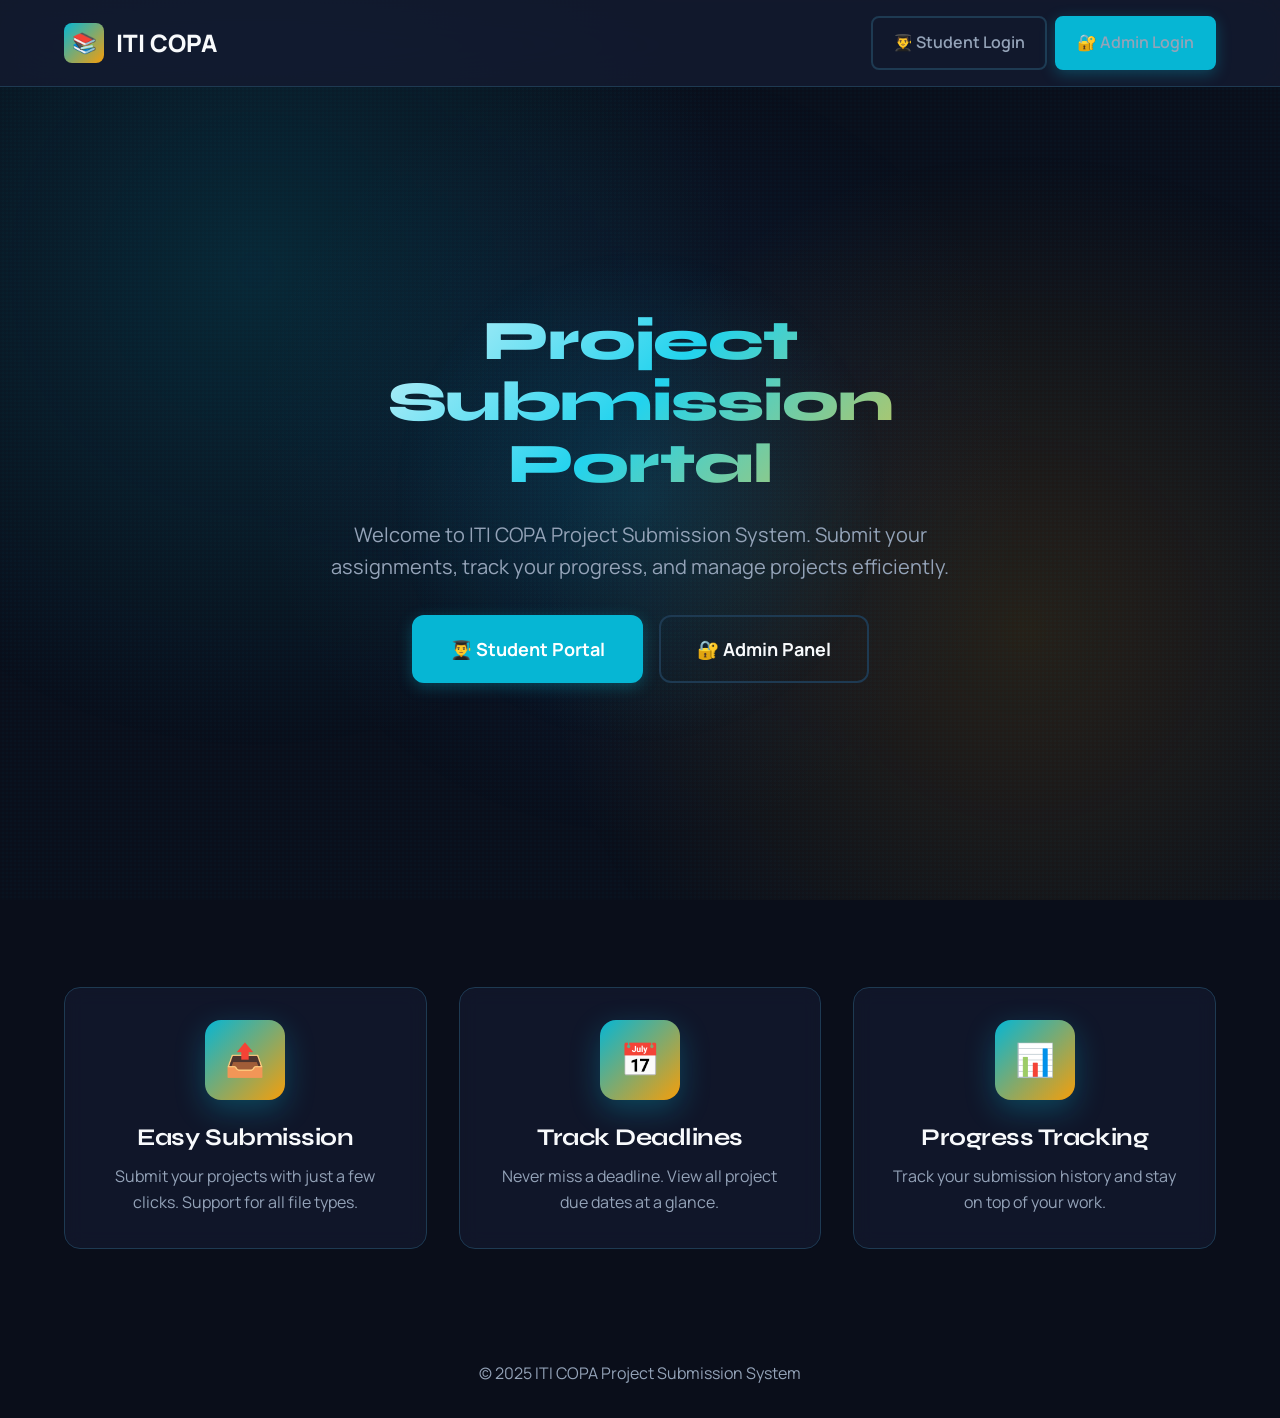
<file: index.html>
<!DOCTYPE html>
<html lang="en">

<head>
    <meta charset="UTF-8">
    <meta name="viewport" content="width=device-width, initial-scale=1.0">
    <title>ITI COPA - Project Submission System</title>
    <meta name="description" content="Student Project Submission System for ITI COPA">

    <!-- PWA Meta Tags -->
    <link rel="manifest" href="manifest.json">
    <meta name="theme-color" content="#06b6d4">
    <meta name="apple-mobile-web-app-capable" content="yes">
    <meta name="apple-mobile-web-app-status-bar-style" content="black-translucent">
    <meta name="apple-mobile-web-app-title" content="ITI COPA">
    <link rel="apple-touch-icon" href="icons/icon-192x192.png">
    <meta name="mobile-web-app-capable" content="yes">
    <meta name="application-name" content="ITI COPA">
    <meta name="msapplication-TileImage" content="icons/icon-144x144.png">
    <meta name="msapplication-TileColor" content="#0f172a">

    <link
        href="https://fonts.googleapis.com/css2?family=Syne:wght@400;500;600;700;800&family=Manrope:wght@400;500;600;700;800&family=JetBrains+Mono:wght@400;500;600&display=swap"
        rel="stylesheet">
    <link rel="stylesheet" href="css/style.css">
</head>

<body>
    <!-- Navigation -->
    <nav class="navbar">
        <div class="container">
            <a href="index.html" class="logo">
                <div class="logo-icon">📚</div>
                <span>ITI COPA</span>
            </a>
            <ul class="nav-links">
                <li><a href="student/login.html" class="btn btn-secondary">👨‍🎓 Student Login</a></li>
                <li><a href="admin/login.html" class="btn btn-primary">🔐 Admin Login</a></li>
            </ul>
        </div>
    </nav>

    <!-- Hero Section -->
    <section class="hero">
        <div class="container">
            <div class="hero-content">
                <h1>Project Submission Portal</h1>
                <p>Welcome to ITI COPA Project Submission System. Submit your assignments, track your progress, and
                    manage projects efficiently.</p>
                <div class="hero-buttons">
                    <a href="student/login.html" class="btn btn-primary btn-lg">👨‍🎓 Student Portal</a>
                    <a href="admin/login.html" class="btn btn-secondary btn-lg">🔐 Admin Panel</a>
                </div>
            </div>
        </div>
    </section>

    <!-- Features Section -->
    <section class="features">
        <div class="container">
            <div class="features-grid">
                <div class="feature-card card">
                    <div class="feature-icon">📤</div>
                    <h3>Easy Submission</h3>
                    <p>Submit your projects with just a few clicks. Support for all file types.</p>
                </div>
                <div class="feature-card card">
                    <div class="feature-icon">📅</div>
                    <h3>Track Deadlines</h3>
                    <p>Never miss a deadline. View all project due dates at a glance.</p>
                </div>
                <div class="feature-card card">
                    <div class="feature-icon">📊</div>
                    <h3>Progress Tracking</h3>
                    <p>Track your submission history and stay on top of your work.</p>
                </div>
            </div>
        </div>
    </section>

    <!-- Footer -->
    <footer style="text-align: center; padding: 2rem; color: var(--text-muted);">
        <p>© 2025 ITI COPA Project Submission System</p>
    </footer>

    <!-- PWA Install Prompt -->
    <div id="pwaInstallPrompt"
        style="display:none; position:fixed; bottom:20px; left:50%; transform:translateX(-50%); background:linear-gradient(135deg, #6366f1, #4f46e5); color:white; padding:15px 25px; border-radius:12px; box-shadow:0 10px 40px rgba(99,102,241,0.4); z-index:9999; font-family:'Inter',sans-serif;">
        <span style="margin-right:15px;">📱 Install ITI COPA App</span>
        <button onclick="installPWA()"
            style="background:#fff; color:#6366f1; border:none; padding:8px 16px; border-radius:8px; cursor:pointer; font-weight:600;">Install</button>
        <button onclick="dismissInstall()"
            style="background:transparent; color:#fff; border:1px solid rgba(255,255,255,0.3); padding:8px 16px; border-radius:8px; cursor:pointer; margin-left:8px;">Later</button>
    </div>

    <!-- Service Worker Registration -->
    <script>
        // Register Service Worker
        if ('serviceWorker' in navigator) {
            window.addEventListener('load', () => {
                navigator.serviceWorker.register('sw.js')
                    .then(reg => console.log('✅ Service Worker registered'))
                    .catch(err => console.log('❌ SW registration failed:', err));
            });
        }

        // PWA Install Prompt
        let deferredPrompt;
        window.addEventListener('beforeinstallprompt', (e) => {
            e.preventDefault();
            deferredPrompt = e;
            // Show install button after 3 seconds
            setTimeout(() => {
                document.getElementById('pwaInstallPrompt').style.display = 'block';
            }, 3000);
        });

        function installPWA() {
            if (deferredPrompt) {
                deferredPrompt.prompt();
                deferredPrompt.userChoice.then(result => {
                    if (result.outcome === 'accepted') {
                        console.log('✅ PWA installed');
                    }
                    deferredPrompt = null;
                    document.getElementById('pwaInstallPrompt').style.display = 'none';
                });
            }
        }

        function dismissInstall() {
            document.getElementById('pwaInstallPrompt').style.display = 'none';
        }
    </script>
</body>

</html>
</file>
<file: css/style.css>
/* ============================================
   ITI COPA - CYBER ACADEMIA DESIGN SYSTEM
   Premium Educational Platform Design
   ============================================ */

/* CSS Variables - Cyber Academia Theme */
:root {
  /* Primary Colors - Teal/Cyan (Technical, Fresh) */
  --primary: #06b6d4;
  --primary-dark: #0891b2;
  --primary-light: #22d3ee;

  /* Accent Colors - Amber (Warm, Educational) */
  --accent: #f59e0b;
  --accent-dark: #d97706;
  --accent-light: #fbbf24;

  /* Semantic Colors */
  --success: #10b981;
  --danger: #ef4444;
  --warning: #f59e0b;
  --info: #3b82f6;

  /* Backgrounds - Deep Navy with Rich Blues */
  --bg-dark: #0a0e1a;
  --bg-card: #141b2e;
  --bg-card-hover: #1e2942;
  --bg-input: #1a2332;

  /* Text Colors */
  --text-primary: #f8fafc;
  --text-secondary: #94a3b8;
  --text-muted: #64748b;

  /* Borders & Shadows */
  --border: #1e3a52;
  --border-focus: #06b6d4;
  --border-glow: rgba(6, 182, 212, 0.5);

  --shadow: 0 25px 50px -12px rgba(0, 0, 0, 0.5);
  --shadow-sm: 0 4px 6px -1px rgba(0, 0, 0, 0.3);
  --shadow-glow: 0 0 30px rgba(6, 182, 212, 0.3);

  /* Border Radius */
  --radius: 12px;
  --radius-sm: 8px;
  --radius-lg: 16px;

  /* Transitions */
  --transition: all 0.3s cubic-bezier(0.4, 0, 0.2, 1);
  --transition-fast: all 0.15s ease;
}

/* Reset & Base */
*,
*::before,
*::after {
  margin: 0;
  padding: 0;
  box-sizing: border-box;
}

html {
  scroll-behavior: smooth;
}

body {
  font-family: 'Manrope', -apple-system, BlinkMacSystemFont, 'Segoe UI', sans-serif;
  background: var(--bg-dark);
  color: var(--text-primary);
  line-height: 1.6;
  min-height: 100vh;
  overflow-x: hidden;
}

/* Atmospheric Background with Layers */
body::before {
  content: '';
  position: fixed;
  top: 0;
  left: 0;
  right: 0;
  bottom: 0;
  background:
    radial-gradient(circle at 20% 30%, rgba(6, 182, 212, 0.15) 0%, transparent 40%),
    radial-gradient(circle at 80% 70%, rgba(245, 158, 11, 0.12) 0%, transparent 40%),
    radial-gradient(circle at 50% 50%, rgba(59, 130, 246, 0.08) 0%, transparent 50%);
  pointer-events: none;
  z-index: -2;
}

/* Subtle Noise Texture for Depth */
body::after {
  content: '';
  position: fixed;
  top: 0;
  left: 0;
  right: 0;
  bottom: 0;
  background-image:
    repeating-linear-gradient(0deg, transparent, transparent 2px, rgba(6, 182, 212, 0.03) 2px, rgba(6, 182, 212, 0.03) 4px),
    repeating-linear-gradient(90deg, transparent, transparent 2px, rgba(6, 182, 212, 0.03) 2px, rgba(6, 182, 212, 0.03) 4px);
  pointer-events: none;
  z-index: -1;
  opacity: 0.5;
}

/* Typography */
h1,
h2,
h3,
h4,
h5,
h6 {
  font-family: 'Syne', sans-serif;
  font-weight: 700;
  line-height: 1.2;
  color: var(--text-primary);
  letter-spacing: -0.02em;
}

h1 {
  font-size: 2.5rem;
  font-weight: 800;
}

h2 {
  font-size: 2rem;
}

h3 {
  font-size: 1.5rem;
}

h4 {
  font-size: 1.25rem;
}

p {
  color: var(--text-secondary);
}

a {
  color: var(--primary-light);
  text-decoration: none;
  transition: var(--transition);
}

a:hover {
  color: var(--primary);
}

/* Container */
.container {
  max-width: 1200px;
  margin: 0 auto;
  padding: 0 1.5rem;
}

/* ============================================
   NAVIGATION
   ============================================ */
.navbar {
  background: rgba(20, 27, 46, 0.85);
  backdrop-filter: blur(20px) saturate(180%);
  border-bottom: 1px solid var(--border);
  padding: 1rem 0;
  position: sticky;
  top: 0;
  z-index: 1000;
  animation: slideDown 0.6s cubic-bezier(0.4, 0, 0.2, 1);
}

@keyframes slideDown {
  from {
    opacity: 0;
    transform: translateY(-20px);
  }

  to {
    opacity: 1;
    transform: translateY(0);
  }
}

.navbar .container {
  display: flex;
  justify-content: space-between;
  align-items: center;
}

.logo {
  display: flex;
  align-items: center;
  gap: 0.75rem;
  font-size: 1.5rem;
  font-weight: 800;
  color: var(--text-primary);
  transition: var(--transition);
}

.logo:hover {
  transform: scale(1.02);
}

.logo-icon {
  width: 40px;
  height: 40px;
  background: linear-gradient(135deg, var(--primary), var(--accent));
  border-radius: var(--radius-sm);
  display: flex;
  align-items: center;
  justify-content: center;
  font-size: 1.25rem;
  animation: pulse 3s ease-in-out infinite;
}

@keyframes pulse {

  0%,
  100% {
    box-shadow: 0 0 0 0 rgba(6, 182, 212, 0.7);
  }

  50% {
    box-shadow: 0 0 0 10px rgba(6, 182, 212, 0);
  }
}

.nav-links {
  display: flex;
  gap: 0.5rem;
  list-style: none;
}

.nav-links a {
  padding: 0.75rem 1.25rem;
  border-radius: var(--radius-sm);
  color: var(--text-secondary);
  font-weight: 600;
  transition: var(--transition);
  position: relative;
}

.nav-links a::before {
  content: '';
  position: absolute;
  inset: 0;
  border-radius: var(--radius-sm);
  background: var(--bg-card);
  opacity: 0;
  transition: var(--transition);
}

.nav-links a:hover::before {
  opacity: 1;
}

.nav-links a:hover {
  color: var(--text-primary);
  transform: translateY(-2px);
}

.nav-links a.active {
  background: linear-gradient(135deg, var(--primary), var(--primary-dark));
  color: white;
  box-shadow: 0 0 20px rgba(6, 182, 212, 0.4);
}

/* ============================================
   BUTTONS
   ============================================ */
.btn {
  display: inline-flex;
  align-items: center;
  justify-content: center;
  gap: 0.5rem;
  padding: 0.875rem 1.75rem;
  border-radius: var(--radius);
  font-weight: 600;
  font-size: 1rem;
  cursor: pointer;
  border: none;
  transition: var(--transition);
  text-decoration: none;
  position: relative;
  overflow: hidden;
  font-family: 'Manrope', sans-serif;
}

.btn::before {
  content: '';
  position: absolute;
  inset: 0;
  background: rgba(255, 255, 255, 0.1);
  transform: translateX(-100%);
  transition: transform 0.3s ease;
  pointer-events: none;
}

.btn:hover::before {
  transform: translateX(100%);
}

.btn-primary {
  background: var(--primary);
  color: white;
  border: 2px solid var(--primary);
  box-shadow: 0 4px 15px rgba(6, 182, 212, 0.3);
}

.btn-primary:hover {
  transform: translateY(-3px);
  box-shadow: 0 10px 30px rgba(6, 182, 212, 0.5);
  border-color: var(--primary-light);
}

.btn-secondary {
  background: transparent;
  color: var(--text-primary);
  border: 2px solid var(--border);
}

.btn-secondary:hover {
  background: var(--bg-card-hover);
  border-color: var(--primary);
  transform: translateY(-2px);
  box-shadow: 0 8px 25px rgba(6, 182, 212, 0.2);
}

.btn-success {
  background: var(--success);
  color: white;
  border: 2px solid var(--success);
}

.btn-success:hover {
  transform: translateY(-2px);
  box-shadow: 0 8px 25px rgba(16, 185, 129, 0.4);
}

.btn-danger {
  background: var(--danger);
  color: white;
  border: 2px solid var(--danger);
}

.btn-danger:hover {
  transform: translateY(-2px);
  box-shadow: 0 8px 25px rgba(239, 68, 68, 0.4);
}

.btn-sm {
  padding: 0.5rem 1rem;
  font-size: 0.875rem;
}

.btn-lg {
  padding: 1.125rem 2.25rem;
  font-size: 1.125rem;
  font-weight: 700;
}

.btn:disabled {
  opacity: 0.5;
  cursor: not-allowed;
  transform: none !important;
}

/* ============================================
   CARDS
   ============================================ */
.card {
  background: rgba(20, 27, 46, 0.7);
  backdrop-filter: blur(10px) saturate(150%);
  border: 1px solid var(--border);
  border-radius: var(--radius-lg);
  padding: 1.5rem;
  transition: var(--transition);
  position: relative;
}

.card::before {
  content: '';
  position: absolute;
  inset: 0;
  border-radius: var(--radius-lg);
  padding: 1px;
  background: linear-gradient(135deg, var(--primary), transparent);
  -webkit-mask: linear-gradient(#fff 0 0) content-box, linear-gradient(#fff 0 0);
  -webkit-mask-composite: xor;
  mask: linear-gradient(#fff 0 0) content-box, linear-gradient(#fff 0 0);
  mask-composite: exclude;
  opacity: 0;
  transition: var(--transition);
  pointer-events: none;
}

.card:hover {
  border-color: var(--primary);
  transform: translateY(-4px);
  box-shadow: 0 20px 40px rgba(0, 0, 0, 0.3), 0 0 30px rgba(6, 182, 212, 0.2);
}

.card:hover::before {
  opacity: 1;
}

.card-header {
  display: flex;
  justify-content: space-between;
  align-items: center;
  margin-bottom: 1rem;
  padding-bottom: 1rem;
  border-bottom: 1px solid var(--border);
}

.card-title {
  font-size: 1.25rem;
  font-weight: 600;
}

.card-body {
  color: var(--text-secondary);
}

/* ============================================
   FORMS
   ============================================ */
.form-group {
  margin-bottom: 1.5rem;
}

.form-label {
  display: block;
  margin-bottom: 0.5rem;
  font-weight: 600;
  color: var(--text-primary);
  font-size: 0.95rem;
}

.form-control {
  width: 100%;
  padding: 0.875rem 1rem;
  background: var(--bg-input);
  border: 2px solid var(--border);
  border-radius: var(--radius);
  color: var(--text-primary);
  font-size: 1rem;
  font-family: 'Manrope', sans-serif;
  transition: var(--transition);
}

.form-control:focus {
  outline: none;
  border-color: var(--primary);
  box-shadow: 0 0 0 4px rgba(6, 182, 212, 0.15), 0 0 20px rgba(6, 182, 212, 0.2);
  background: var(--bg-card);
}

.form-control::placeholder {
  color: var(--text-muted);
}

textarea.form-control {
  min-height: 120px;
  resize: vertical;
}

select.form-control {
  cursor: pointer;
  -webkit-appearance: menulist;
  -moz-appearance: menulist;
  appearance: menulist;
  background-image: url("data:image/svg+xml,%3Csvg xmlns='http://www.w3.org/2000/svg' width='12' height='12' viewBox='0 0 12 12'%3E%3Cpath fill='%2394a3b8' d='M6 8L1 3h10z'/%3E%3C/svg%3E");
  background-repeat: no-repeat;
  background-position: right 1rem center;
  padding-right: 2.5rem;
  position: relative;
  z-index: 5;
  pointer-events: auto;
}

select.form-control option {
  background: #141b2e;
  color: #f8fafc;
  padding: 10px;
}

/* File Input */
.file-input-wrapper {
  position: relative;
  border: 2px dashed var(--border);
  border-radius: var(--radius);
  padding: 2rem;
  text-align: center;
  cursor: pointer;
  transition: var(--transition);
  background: rgba(20, 27, 46, 0.3);
}

.file-input-wrapper:hover {
  border-color: var(--primary);
  background: rgba(6, 182, 212, 0.05);
  box-shadow: 0 0 30px rgba(6, 182, 212, 0.1);
}

.file-input-wrapper input[type="file"] {
  position: absolute;
  top: 0;
  left: 0;
  width: 100%;
  height: 100%;
  opacity: 0;
  cursor: pointer;
}

.file-input-icon {
  font-size: 3rem;
  margin-bottom: 1rem;
  filter: drop-shadow(0 0 10px rgba(6, 182, 212, 0.3));
}

.file-input-text {
  color: var(--text-secondary);
}

.file-input-text span {
  color: var(--primary);
  font-weight: 700;
}

/* ============================================
   TABLES
   ============================================ */
.table-container {
  overflow-x: auto;
  border-radius: var(--radius);
  border: 1px solid var(--border);
  background: rgba(20, 27, 46, 0.5);
}

table {
  width: 100%;
  border-collapse: collapse;
}

th,
td {
  padding: 1rem;
  text-align: left;
  border-bottom: 1px solid var(--border);
}

th {
  background: linear-gradient(135deg, rgba(6, 182, 212, 0.15), rgba(6, 182, 212, 0.05));
  font-weight: 700;
  color: var(--text-primary);
  white-space: nowrap;
  font-family: 'Syne', sans-serif;
  text-transform: uppercase;
  font-size: 0.85rem;
  letter-spacing: 0.05em;
}

tr:hover td {
  background: rgba(6, 182, 212, 0.08);
}

tr:nth-child(even) td {
  background: rgba(6, 182, 212, 0.02);
}

tr:nth-child(even):hover td {
  background: rgba(6, 182, 212, 0.1);
}

tr:last-child td {
  border-bottom: none;
}

/* ============================================
   STATS CARDS
   ============================================ */
.stats-grid {
  display: grid;
  grid-template-columns: repeat(auto-fit, minmax(240px, 1fr));
  gap: 1.5rem;
  margin-bottom: 2rem;
}

.stat-card {
  background: linear-gradient(135deg, rgba(20, 27, 46, 0.9), rgba(20, 27, 46, 0.6));
  border: 1px solid var(--border);
  border-radius: var(--radius-lg);
  padding: 1.5rem;
  display: flex;
  align-items: center;
  gap: 1rem;
  transition: var(--transition);
  position: relative;
  overflow: hidden;
}

.stat-card::before {
  content: '';
  position: absolute;
  top: 0;
  left: 0;
  right: 0;
  height: 3px;
  background: linear-gradient(90deg, var(--primary), var(--accent));
  transform: scaleX(0);
  transition: transform 0.3s ease;
}

.stat-card:hover::before {
  transform: scaleX(1);
}

.stat-card:hover {
  border-color: var(--primary);
  transform: translateY(-4px);
  box-shadow: 0 15px 35px rgba(0, 0, 0, 0.3), 0 0 25px rgba(6, 182, 212, 0.2);
}

.stat-icon {
  width: 60px;
  height: 60px;
  border-radius: var(--radius);
  display: flex;
  align-items: center;
  justify-content: center;
  font-size: 1.5rem;
  flex-shrink: 0;
}

.stat-icon.purple,
.stat-icon.cyan {
  background: linear-gradient(135deg, var(--primary), var(--primary-dark));
  box-shadow: 0 8px 20px rgba(6, 182, 212, 0.3);
}

.stat-icon.blue {
  background: linear-gradient(135deg, #3b82f6, #2563eb);
  box-shadow: 0 8px 20px rgba(59, 130, 246, 0.3);
}

.stat-icon.green {
  background: linear-gradient(135deg, var(--success), #059669);
  box-shadow: 0 8px 20px rgba(16, 185, 129, 0.3);
}

.stat-icon.orange,
.stat-icon.amber {
  background: linear-gradient(135deg, var(--accent), var(--accent-dark));
  box-shadow: 0 8px 20px rgba(245, 158, 11, 0.3);
}

.stat-info h3 {
  font-size: 2rem;
  font-weight: 800;
  background: linear-gradient(135deg, var(--text-primary), var(--primary-light));
  -webkit-background-clip: text;
  -webkit-text-fill-color: transparent;
  background-clip: text;
}

.stat-info p {
  color: var(--text-secondary);
  font-size: 0.875rem;
  font-weight: 600;
}

/* ============================================
   LOGIN PAGE
   ============================================ */
.auth-container {
  min-height: 100vh;
  display: flex;
  align-items: center;
  justify-content: center;
  padding: 2rem;
}

.auth-card {
  background: rgba(20, 27, 46, 0.85);
  backdrop-filter: blur(20px) saturate(180%);
  border: 1px solid var(--border);
  border-radius: var(--radius-lg);
  padding: 2.5rem;
  width: 100%;
  max-width: 420px;
  box-shadow: 0 25px 50px rgba(0, 0, 0, 0.5), 0 0 40px rgba(6, 182, 212, 0.1);
}

.auth-header {
  text-align: center;
  margin-bottom: 2rem;
}

.auth-header .logo {
  justify-content: center;
  margin-bottom: 1rem;
}

.auth-header h1 {
  font-size: 1.75rem;
  margin-bottom: 0.5rem;
}

.auth-header p {
  color: var(--text-secondary);
}

.auth-footer {
  text-align: center;
  margin-top: 1.5rem;
  padding-top: 1.5rem;
  border-top: 1px solid var(--border);
}

/* ============================================
   DASHBOARD
   ============================================ */
.dashboard {
  padding: 2rem 0;
}

.page-header {
  display: flex;
  justify-content: space-between;
  align-items: center;
  margin-bottom: 2rem;
}

.page-header h1 {
  font-size: 1.75rem;
}

.welcome-text {
  color: var(--text-secondary);
  font-size: 1rem;
  font-weight: 500;
}

/* ============================================
   PROJECT CARDS
   ============================================ */
.projects-grid {
  display: grid;
  grid-template-columns: repeat(auto-fill, minmax(320px, 1fr));
  gap: 1.5rem;
}

.project-card {
  background: rgba(20, 27, 46, 0.7);
  border: 1px solid var(--border);
  border-radius: var(--radius-lg);
  overflow: hidden;
  transition: var(--transition);
  position: relative;
}

.project-card::after {
  content: '';
  position: absolute;
  inset: 0;
  border-radius: var(--radius-lg);
  background: linear-gradient(135deg, rgba(6, 182, 212, 0.1), transparent);
  opacity: 0;
  transition: var(--transition);
  pointer-events: none;
}

.project-card:hover {
  border-color: var(--primary);
  transform: translateY(-6px);
  box-shadow: 0 25px 50px rgba(0, 0, 0, 0.4), 0 0 35px rgba(6, 182, 212, 0.25);
}

.project-card:hover::after {
  opacity: 1;
}

.project-card-header {
  padding: 1.25rem;
  border-bottom: 1px solid var(--border);
  background: rgba(6, 182, 212, 0.08);
  position: relative;
  z-index: 1;
}

.project-card-header h3 {
  font-size: 1.125rem;
  display: flex;
  align-items: center;
  gap: 0.5rem;
}

.project-card-body {
  padding: 1.25rem;
  position: relative;
  z-index: 1;
}

.project-card-body p {
  margin-bottom: 1rem;
  color: var(--text-secondary);
}

.project-meta {
  display: flex;
  gap: 1rem;
  margin-bottom: 1rem;
  font-size: 0.875rem;
  font-family: 'JetBrains Mono', monospace;
}

.project-meta span {
  display: flex;
  align-items: center;
  gap: 0.25rem;
  color: var(--text-muted);
}

.project-card-footer {
  padding: 1rem 1.25rem;
  border-top: 1px solid var(--border);
  display: flex;
  gap: 0.5rem;
  position: relative;
  z-index: 1;
}

/* ============================================
   SIDEBAR LAYOUT
   ============================================ */
.layout {
  display: flex;
  min-height: 100vh;
}

.sidebar {
  width: 260px;
  background: rgba(20, 27, 46, 0.95);
  backdrop-filter: blur(20px);
  border-right: 1px solid var(--border);
  padding: 1.5rem;
  position: fixed;
  top: 0;
  left: 0;
  height: 100vh;
  overflow-y: auto;
}

.sidebar .logo {
  margin-bottom: 2rem;
  padding-bottom: 1.5rem;
  border-bottom: 1px solid var(--border);
}

.sidebar-nav {
  list-style: none;
}

.sidebar-nav li {
  margin-bottom: 0.25rem;
}

.sidebar-nav a {
  display: flex;
  align-items: center;
  gap: 0.75rem;
  padding: 0.875rem 1rem;
  border-radius: var(--radius-sm);
  color: var(--text-secondary);
  font-weight: 600;
  transition: var(--transition);
  position: relative;
}

.sidebar-nav a::before {
  content: '';
  position: absolute;
  left: 0;
  top: 50%;
  transform: translateY(-50%);
  width: 3px;
  height: 0;
  background: var(--primary);
  border-radius: 2px;
  transition: var(--transition);
}

.sidebar-nav a:hover {
  background: var(--bg-card);
  color: var(--text-primary);
}

.sidebar-nav a:hover::before {
  height: 60%;
}

.sidebar-nav a.active {
  background: linear-gradient(135deg, var(--primary), var(--primary-dark));
  color: white;
  box-shadow: 0 4px 15px rgba(6, 182, 212, 0.3);
}

.sidebar-nav a.active::before {
  height: 100%;
}

.sidebar-nav .icon {
  font-size: 1.25rem;
}

.main-content {
  flex: 1;
  margin-left: 260px;
  padding: 2rem;
}

/* ============================================
   MODAL
   ============================================ */
.modal-overlay {
  position: fixed;
  top: 0;
  left: 0;
  right: 0;
  bottom: 0;
  background: rgba(0, 0, 0, 0.8);
  backdrop-filter: blur(8px);
  display: flex;
  align-items: center;
  justify-content: center;
  z-index: 2000;
  opacity: 0;
  visibility: hidden;
  transition: var(--transition);
}

.modal-overlay.active {
  opacity: 1;
  visibility: visible;
}

.modal {
  background: var(--bg-card);
  border: 1px solid var(--border);
  border-radius: var(--radius-lg);
  width: 90%;
  max-width: 500px;
  max-height: 90vh;
  overflow-y: auto;
  transform: scale(0.9) translateY(20px);
  transition: var(--transition);
  box-shadow: 0 25px 50px rgba(0, 0, 0, 0.5), 0 0 40px rgba(6, 182, 212, 0.15);
}

.modal-overlay.active .modal {
  transform: scale(1) translateY(0);
}

.modal-header {
  display: flex;
  justify-content: space-between;
  align-items: center;
  padding: 1.25rem 1.5rem;
  border-bottom: 1px solid var(--border);
  background: rgba(6, 182, 212, 0.05);
}

.modal-header h3 {
  font-size: 1.25rem;
}

.modal-close {
  background: none;
  border: none;
  color: var(--text-muted);
  font-size: 1.5rem;
  cursor: pointer;
  transition: var(--transition);
  width: 32px;
  height: 32px;
  display: flex;
  align-items: center;
  justify-content: center;
  border-radius: 50%;
}

.modal-close:hover {
  color: var(--danger);
  background: rgba(239, 68, 68, 0.1);
}

.modal-body {
  padding: 1.5rem;
}

.modal-footer {
  padding: 1rem 1.5rem;
  border-top: 1px solid var(--border);
  display: flex;
  justify-content: flex-end;
  gap: 0.75rem;
  background: rgba(6, 182, 212, 0.03);
}

/* ============================================
   ALERTS & NOTIFICATIONS
   ============================================ */
.alert {
  padding: 1rem 1.25rem;
  border-radius: var(--radius);
  margin-bottom: 1rem;
  display: flex;
  align-items: center;
  gap: 0.75rem;
  border: 2px solid;
  font-weight: 500;
}

.alert-success {
  background: rgba(16, 185, 129, 0.15);
  border-color: var(--success);
  color: var(--success);
}

.alert-danger {
  background: rgba(239, 68, 68, 0.15);
  border-color: var(--danger);
  color: var(--danger);
}

.alert-warning {
  background: rgba(245, 158, 11, 0.15);
  border-color: var(--warning);
  color: var(--warning);
}

.alert-info {
  background: rgba(59, 130, 246, 0.15);
  border-color: var(--info);
  color: var(--info);
}

/* Toast */
.toast-container {
  position: fixed;
  top: 1.5rem;
  right: 1.5rem;
  z-index: 3000;
  display: flex;
  flex-direction: column;
  gap: 0.75rem;
}

.toast {
  background: var(--bg-card);
  border: 1px solid var(--border);
  border-radius: var(--radius);
  padding: 1rem 1.5rem;
  min-width: 300px;
  box-shadow: 0 25px 50px rgba(0, 0, 0, 0.5), 0 0 30px rgba(6, 182, 212, 0.2);
  display: flex;
  align-items: center;
  gap: 0.75rem;
  animation: slideIn 0.3s ease;
}

@keyframes slideIn {
  from {
    transform: translateX(100%);
    opacity: 0;
  }

  to {
    transform: translateX(0);
    opacity: 1;
  }
}

/* ============================================
   BADGES
   ============================================ */
.badge {
  display: inline-flex;
  align-items: center;
  padding: 0.35rem 0.85rem;
  border-radius: 50px;
  font-size: 0.75rem;
  font-weight: 700;
  font-family: 'JetBrains Mono', monospace;
  text-transform: uppercase;
  letter-spacing: 0.05em;
}

.badge-primary {
  background: rgba(6, 182, 212, 0.2);
  color: var(--primary-light);
  border: 1px solid var(--primary);
}

.badge-success {
  background: rgba(16, 185, 129, 0.2);
  color: var(--success);
  border: 1px solid var(--success);
}

.badge-danger {
  background: rgba(239, 68, 68, 0.2);
  color: var(--danger);
  border: 1px solid var(--danger);
}

.badge-warning {
  background: rgba(245, 158, 11, 0.2);
  color: var(--warning);
  border: 1px solid var(--warning);
}

/* ============================================
   LANDING PAGE
   ============================================ */
.hero {
  min-height: calc(100vh - 80px);
  display: flex;
  align-items: center;
  text-align: center;
  padding: 4rem 0;
  position: relative;
}

.hero::before {
  content: '';
  position: absolute;
  top: 50%;
  left: 50%;
  transform: translate(-50%, -50%);
  width: 500px;
  height: 500px;
  background: radial-gradient(circle, rgba(6, 182, 212, 0.15) 0%, transparent 70%);
  border-radius: 50%;
  animation: heroGlow 8s ease-in-out infinite;
}

@keyframes heroGlow {

  0%,
  100% {
    transform: translate(-50%, -50%) scale(1);
    opacity: 0.5;
  }

  50% {
    transform: translate(-50%, -50%) scale(1.2);
    opacity: 0.8;
  }
}

.hero-content {
  max-width: 700px;
  margin: 0 auto;
  position: relative;
  z-index: 1;
}

.hero h1 {
  font-size: 3.5rem;
  margin-bottom: 1.5rem;
  background: linear-gradient(135deg, var(--text-primary) 0%, var(--primary-light) 50%, var(--accent-light) 100%);
  -webkit-background-clip: text;
  -webkit-text-fill-color: transparent;
  background-clip: text;
  animation: fadeInUp 0.8s cubic-bezier(0.4, 0, 0.2, 1) 0.2s both;
  line-height: 1.1;
}

.hero p {
  font-size: 1.25rem;
  margin-bottom: 2rem;
  color: var(--text-secondary);
  animation: fadeInUp 0.8s cubic-bezier(0.4, 0, 0.2, 1) 0.4s both;
}

.hero-buttons {
  display: flex;
  gap: 1rem;
  justify-content: center;
  animation: fadeInUp 0.8s cubic-bezier(0.4, 0, 0.2, 1) 0.6s both;
}

@keyframes fadeInUp {
  from {
    opacity: 0;
    transform: translateY(30px);
  }

  to {
    opacity: 1;
    transform: translateY(0);
  }
}

/* Features */
.features {
  padding: 5rem 0;
}

.features-grid {
  display: grid;
  grid-template-columns: repeat(auto-fit, minmax(280px, 1fr));
  gap: 2rem;
}

.feature-card {
  text-align: center;
  padding: 2rem;
  opacity: 0;
  animation: fadeInUp 0.6s cubic-bezier(0.4, 0, 0.2, 1) both;
}

.feature-card:nth-child(1) {
  animation-delay: 0.8s;
}

.feature-card:nth-child(2) {
  animation-delay: 1.0s;
}

.feature-card:nth-child(3) {
  animation-delay: 1.2s;
}

.feature-icon {
  width: 80px;
  height: 80px;
  margin: 0 auto 1.5rem;
  background: linear-gradient(135deg, var(--primary), var(--accent));
  border-radius: var(--radius-lg);
  display: flex;
  align-items: center;
  justify-content: center;
  font-size: 2rem;
  transition: var(--transition);
  box-shadow: 0 10px 30px rgba(6, 182, 212, 0.3);
}

.feature-card:hover .feature-icon {
  transform: translateY(-10px) rotate(5deg);
  box-shadow: 0 20px 40px rgba(6, 182, 212, 0.5);
}

.feature-card h3 {
  margin-bottom: 0.75rem;
  color: var(--text-primary);
}

.feature-card p {
  color: var(--text-secondary);
}

/* ============================================
   LOADER
   ============================================ */
.loader {
  display: inline-block;
  width: 20px;
  height: 20px;
  border: 3px solid var(--border);
  border-radius: 50%;
  border-top-color: var(--primary);
  animation: spin 0.8s linear infinite;
}

@keyframes spin {
  to {
    transform: rotate(360deg);
  }
}

.page-loader {
  position: fixed;
  top: 0;
  left: 0;
  right: 0;
  bottom: 0;
  background: var(--bg-dark);
  display: flex;
  align-items: center;
  justify-content: center;
  z-index: 9999;
}

.page-loader .loader {
  width: 50px;
  height: 50px;
  border-width: 4px;
}

/* ============================================
   EMPTY STATE
   ============================================ */
.empty-state {
  text-align: center;
  padding: 4rem 2rem;
  color: var(--text-muted);
}

.empty-state-icon {
  font-size: 4rem;
  margin-bottom: 1rem;
  opacity: 0.5;
  filter: drop-shadow(0 0 20px rgba(6, 182, 212, 0.3));
}

.empty-state h3 {
  margin-bottom: 0.5rem;
  color: var(--text-secondary);
}

/* ============================================
   UTILITIES
   ============================================ */
.text-center {
  text-align: center;
}

.text-right {
  text-align: right;
}

.text-muted {
  color: var(--text-muted);
}

.text-success {
  color: var(--success);
}

.text-danger {
  color: var(--danger);
}

.mt-1 {
  margin-top: 0.5rem;
}

.mt-2 {
  margin-top: 1rem;
}

.mt-3 {
  margin-top: 1.5rem;
}

.mt-4 {
  margin-top: 2rem;
}

.mb-1 {
  margin-bottom: 0.5rem;
}

.mb-2 {
  margin-bottom: 1rem;
}

.mb-3 {
  margin-bottom: 1.5rem;
}

.mb-4 {
  margin-bottom: 2rem;
}

.d-flex {
  display: flex;
}

.align-center {
  align-items: center;
}

.justify-between {
  justify-content: space-between;
}

.gap-1 {
  gap: 0.5rem;
}

.gap-2 {
  gap: 1rem;
}

.hidden {
  display: none !important;
}

/* ============================================
   RESPONSIVE - MOBILE FIRST
   ============================================ */

/* Mobile Menu Toggle Button */
.mobile-menu-toggle {
  display: none;
  position: fixed;
  top: 1rem;
  left: 1rem;
  z-index: 1001;
  background: var(--primary);
  color: white;
  border: none;
  padding: 0.75rem 1rem;
  border-radius: var(--radius-sm);
  cursor: pointer;
  font-size: 1.5rem;
  box-shadow: 0 4px 15px rgba(6, 182, 212, 0.4);
}

.mobile-menu-toggle:hover {
  background: var(--primary-dark);
  transform: scale(1.05);
}

/* Overlay for mobile menu */
.sidebar-overlay {
  display: none;
  position: fixed;
  top: 0;
  left: 0;
  right: 0;
  bottom: 0;
  background: rgba(0, 0, 0, 0.7);
  z-index: 999;
  backdrop-filter: blur(4px);
}

.sidebar-overlay.active {
  display: block;
}

/* Tablet Styles */
@media (max-width: 1024px) {
  .stats-grid {
    grid-template-columns: repeat(2, 1fr);
  }

  .projects-grid {
    grid-template-columns: repeat(2, 1fr);
  }

  h1 {
    font-size: 2rem;
  }

  .hero h1 {
    font-size: 2.5rem;
  }
}

/* Mobile Styles */
@media (max-width: 768px) {

  /* Show mobile menu toggle */
  .mobile-menu-toggle {
    display: block;
  }

  /* Sidebar - hidden by default on mobile */
  .sidebar {
    position: fixed;
    top: 0;
    left: 0;
    height: 100vh;
    transform: translateX(-100%);
    z-index: 1000;
    transition: transform 0.3s ease;
  }

  .sidebar.active {
    transform: translateX(0);
  }

  /* Main content - full width on mobile */
  .main-content {
    margin-left: 0;
    padding: 1rem;
    padding-top: 4rem;
  }

  /* Page header */
  .page-header {
    flex-direction: column;
    gap: 1rem;
    text-align: center;
    padding: 1rem 0;
  }

  .page-header h1 {
    font-size: 1.5rem;
  }

  /* Stats grid - single column */
  .stats-grid {
    grid-template-columns: 1fr;
    gap: 1rem;
  }

  .stat-card {
    padding: 1rem;
  }

  /* Projects grid - single column */
  .projects-grid {
    grid-template-columns: 1fr;
  }

  /* Hero section */
  .hero {
    padding: 2rem 1rem;
  }

  .hero h1 {
    font-size: 2rem;
  }

  .hero p {
    font-size: 1rem;
  }

  .hero-buttons {
    flex-direction: column;
    width: 100%;
  }

  .hero-buttons .btn {
    width: 100%;
  }

  /* Cards */
  .card {
    padding: 1rem;
  }

  .card-header {
    padding: 0.75rem 0;
  }

  .card-body {
    padding: 0.75rem 0;
  }

  /* Buttons - larger touch targets */
  .btn {
    padding: 0.75rem 1.25rem;
    font-size: 0.9rem;
    min-height: 44px;
  }

  .btn-sm {
    padding: 0.5rem 0.75rem;
    font-size: 0.8rem;
    min-height: 36px;
  }

  /* Form controls - larger on mobile */
  .form-control {
    padding: 0.875rem 1rem;
    font-size: 16px;
    /* Prevents zoom on iOS */
  }

  /* Tables - horizontal scroll */
  .table-container {
    overflow-x: auto;
    -webkit-overflow-scrolling: touch;
  }

  table {
    min-width: 600px;
  }

  th,
  td {
    padding: 0.75rem 0.5rem;
    font-size: 0.85rem;
  }

  /* Modal - full screen on mobile */
  .modal {
    width: 95%;
    max-width: none;
    max-height: 90vh;
    margin: 5vh auto;
  }

  .modal-body {
    max-height: 60vh;
    overflow-y: auto;
  }

  /* Auth container */
  .auth-container {
    padding: 1rem;
  }

  .auth-card {
    padding: 1.5rem;
    margin: 1rem;
  }

  /* Navigation links */
  .nav-links {
    display: none;
  }

  /* Badges */
  .badge {
    font-size: 0.7rem;
    padding: 0.25rem 0.5rem;
  }

  /* Empty state */
  .empty-state {
    padding: 2rem 1rem;
  }

  .empty-state-icon {
    font-size: 3rem;
  }
}

/* Small Mobile Styles */
@media (max-width: 480px) {
  .hero h1 {
    font-size: 1.75rem;
  }

  .page-header h1 {
    font-size: 1.25rem;
  }

  .stat-card {
    padding: 0.75rem;
  }

  .stat-icon {
    width: 40px;
    height: 40px;
    font-size: 1.25rem;
  }

  .stat-info h3 {
    font-size: 1.5rem;
  }

  .btn {
    width: 100%;
    text-align: center;
  }

  .modal {
    width: 100%;
    height: 100%;
    max-height: 100%;
    margin: 0;
    border-radius: 0;
  }

  .modal-body {
    max-height: calc(100vh - 150px);
  }

  .project-card {
    padding: 1rem;
  }

  .project-card-header h3 {
    font-size: 1rem;
  }
}

/* Landscape phone orientation */
@media (max-width: 768px) and (orientation: landscape) {
  .hero {
    padding: 1rem;
  }

  .hero h1 {
    font-size: 1.75rem;
  }

  .modal {
    max-height: 100vh;
  }
}

/* Reduced Motion Support */
@media (prefers-reduced-motion: reduce) {

  *,
  *::before,
  *::after {
    animation-duration: 0.01ms !important;
    animation-iteration-count: 1 !important;
    transition-duration: 0.01ms !important;
  }
}

/* Print styles */
@media print {

  .sidebar,
  .mobile-menu-toggle,
  .btn,
  .sidebar-overlay {
    display: none !important;
  }

  .main-content {
    margin-left: 0;
    padding: 0;
  }

  .card {
    break-inside: avoid;
    box-shadow: none;
    border: 1px solid #ddd;
  }
}
</file>
